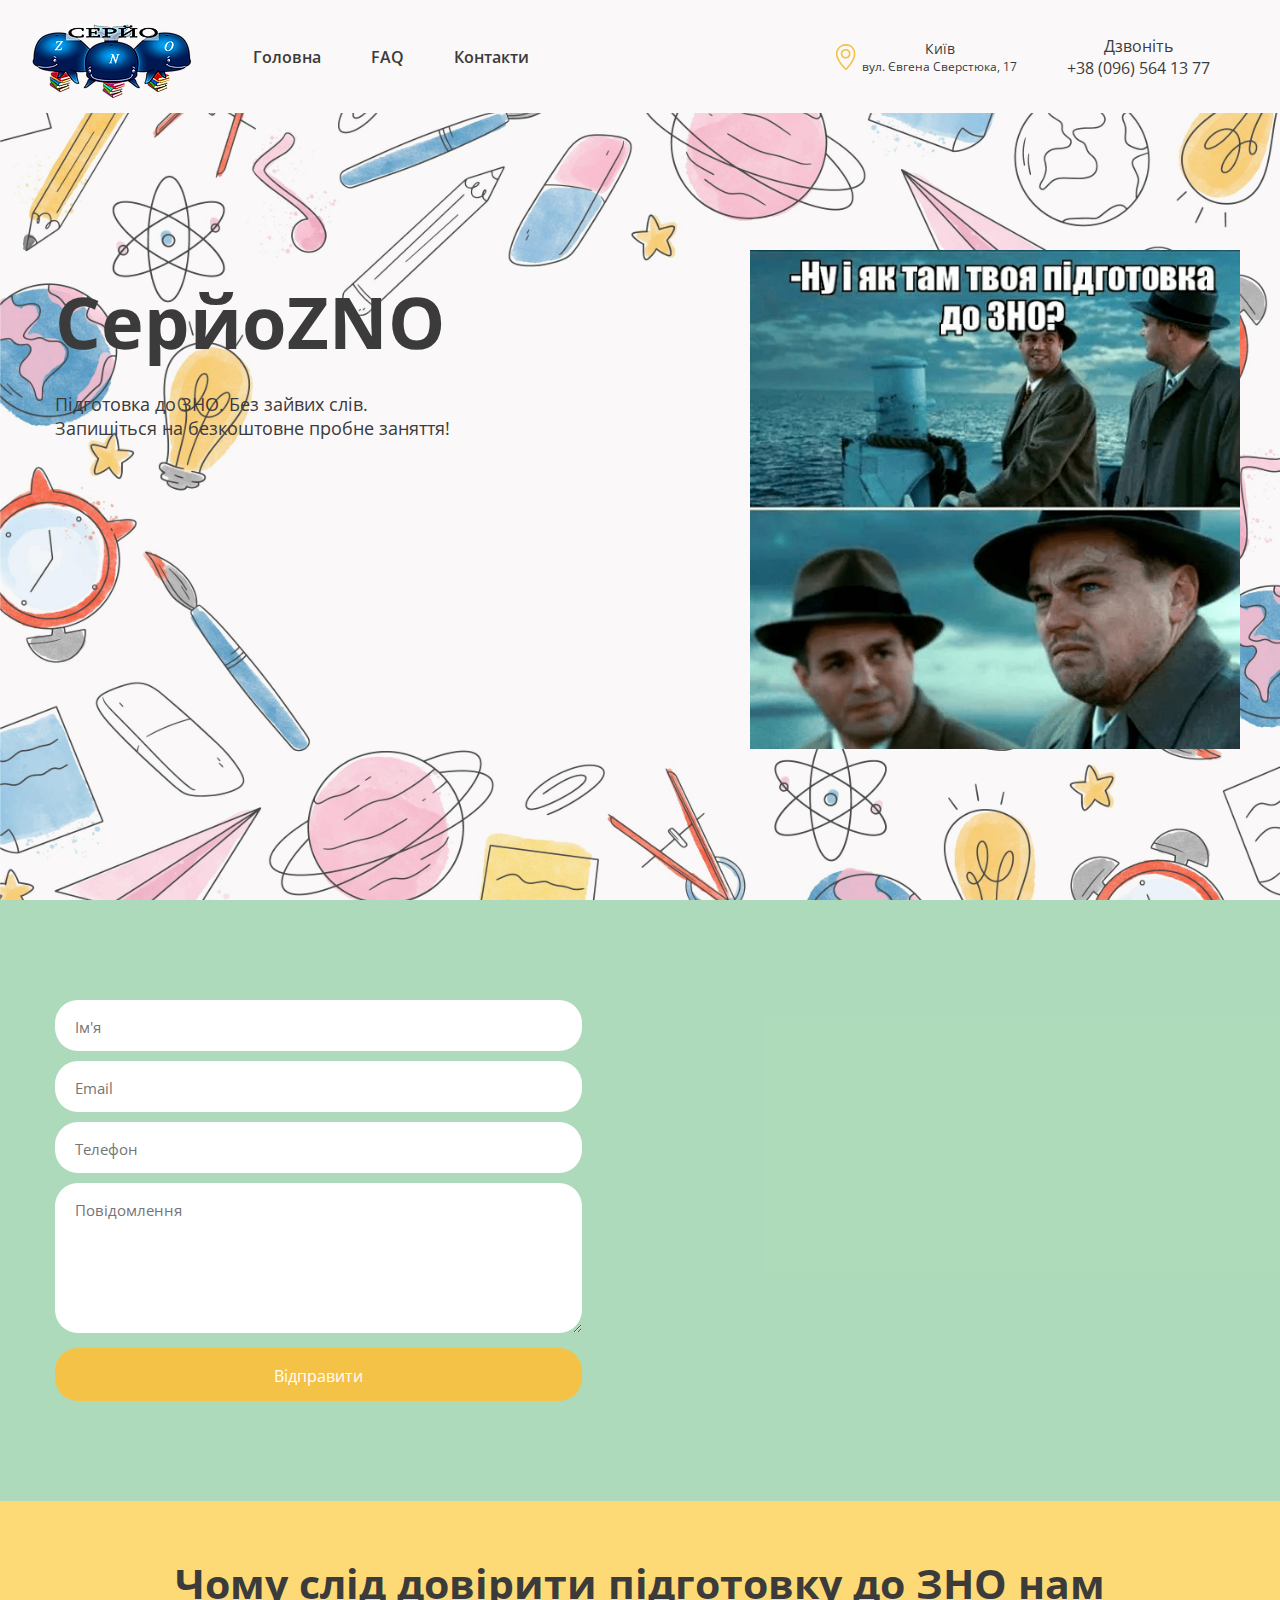
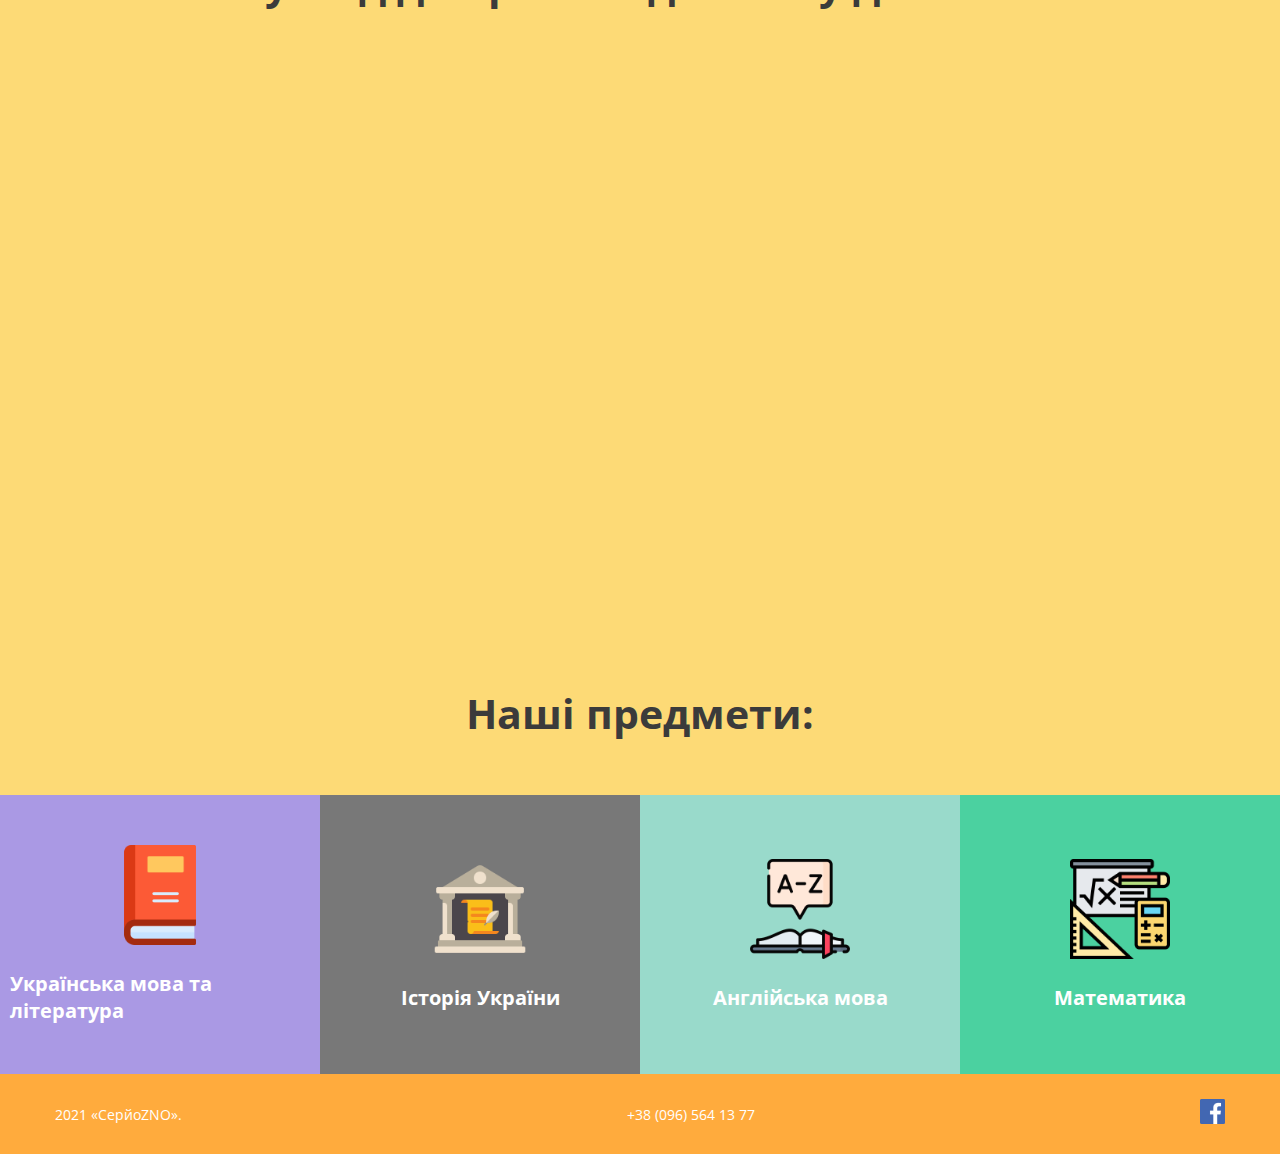
<file: index.html>
<!DOCTYPE html>
<html lang="en">

<head>
  <meta charset="UTF-8" />
  <meta http-equiv="X-UA-Compatible" content="IE=edge" />
  <meta name="Description" content="Центр підготовки до ЗНО. Запишіться на безкоштовне пробне заняття! ">

  <meta name="viewport" content="width=device-width, initial-scale=1.0, minimum-scale=1.0, maximum-scale=1.0" />
  <link rel="stylesheet" href="style/fontawesome.min.css" />
  <link rel="stylesheet" href="style/solid.css" />
  <link rel="stylesheet" href="style/style.css" />
  <link rel="preconnect" href="https://fonts.googleapis.com" />
  <link rel="preconnect" href="https://fonts.gstatic.com" crossorigin />
  <link href="https://fonts.googleapis.com/css2?family=Open+Sans:wght@400;600;700&display=swap" rel="stylesheet" />
  <title>СерйоZNO | Підготовка до ЗНО. Без зайвих слів.</title>
</head>

<body>
  <header class="header">
    <div class="header__wrapper">
      <div class="header__first">
        <a href="/" class="header__logo">
          <img src="images/logo.png" alt="logo" class="logo" />
        </a>
        <nav class="nav">
          <ul class="nav__links" id="myTopnav">
            <li><a href="/" class="nav__link">Головна</a></li>
            <li>
              <!-- <a href="/" class="nav__link">Електронний кабінет</a> -->
            </li>
            <li><a href="/faq" class="nav__link">FAQ</a></li>
            <li><a href="/contacts" class="nav__link">Контакти</a></li>
            <!-- <li><a href="/tests" class="nav__link">Тести</a></li> -->
          </ul>

          <div class="hamburger-menu">
            <input id="menu__toggle" type="checkbox" />
            <label class="menu__btn" for="menu__toggle">
              <span></span>
            </label>

            <ul class="menu__box">
              <!-- <li>
                <a class="menu__item" href="/">Електронний кабінет</a>
              </li> -->
              <!-- <li><a class="menu__item" href="/faq">FAQ</a></li> -->
              <li>
                <a class="menu__item" href="/faq">FAQ</a>
              </li>
              <li><a class="menu__item" href="/contacts">Контакти</a></li>
              <!-- <li><a class="menu__item" href="/tests">Тести</a></li> -->
              <li class="menu__loc">
                <p>Київ</p>
                вул. Євгена Сверстюка, 17
              </li>
              <li class="menu__tel">
                <p>Дзвоніть</p>
                <a href="tel:+380965641377">+38 (096) 564 13 77</a>
              </li>
            </ul>
          </div>


        </nav>
      </div>

      <div class="header__info">
        <div class="header__loc">
          <p>Київ</p>
          вул. Євгена Сверстюка, 17
        </div>
        <div class="header__tel">
          <p>Дзвоніть</p>
          <a href="tel:+380965641377">+38 (096) 564 13 77</a>
        </div>
      </div>
    </div>
  </header>

  <a class="back_to_top" title="Наверх">
    <img src="images/arrow-up.png" alt="up">
  </a>

  <section class="intro" id="intro">
    <div class="container">
      <div class="intro__wrapper">
        <div class="intro__first">
          <h1 class="intro__title _animation hide_anim">СерйоZNO</h1>
          <p class="_animation">
            Підготовка до ЗНО. Без зайвих слів. <br />
            Запишіться на безкоштовне пробне заняття!
          </p>
        </div>
        <div class="intro__second">
          <div class="intro__logo">
            <img src="images/intro-logo.png" alt="intro" class="intro_logo" />
          </div>
        </div>
      </div>
    </div>
  </section>

  <section class="contacts">
    <div class="container">
      <div class="contacts__wrapper">
        <div class="contacts__first">
          <form action="/" class="main__form" id="myForm">
            <input type="text" placeholder="Ім'я" class="form__text" name="name" id="form__name" />
            <input type="text" placeholder="Email" class="form__text" name="email" id="form__mail" />
            <input type="text" placeholder="Телефон" class="form__text" name="phone" id="form__phone" />
            <textarea name="message" id="form__area" placeholder="Повідомлення" name='text'
              class="form__area"></textarea>
            <button class="contacts__submit" type="submit">Відправити</button>
          </form>
        </div>

        <div class="contacts__second">
          <div class="contacts__title _animation">
            Задайте запитання або <br />
            запишіться на пробне заняття
          </div>
        </div>
      </div>
    </div>
  </section>

  <section class="services">
    <div class="container">
      <h2 class="services__title">
        Чому слід довірити підготовку до ЗНО нам
      </h2>
      <div class="services__wrapper">
        <div class="services__item__col">
          <div class="services__item__body _animation hide_anim" id="services1">
            <div class="services__item__header">
              <p>Досвідчена команда викладачів</p>
              <img src="images/services1.svg" alt="teacher" />
            </div>
            <div class="services__item__text">
              Кожен з наших викладачів має мінімум 4 роки досвіду підготовки
              до ЗНО. Результат останнього ЗНО складає 195+ Викладачі формують
              програму підготовки індивідуально під кожну групу згідно з
              програмою ЗНО 2021-2022 років.
            </div>
          </div>
        </div>
        <!--servies__col-->
        <div class="services__item__col">
          <div class="services__item__body _animation hide_anim" id="services2">
            <div class="services__item__header">
              <p>Сучасна комп'ютеризована підготовка</p>
              <img src="images/services2.svg" alt="teacher" />
            </div>
            <div class="services__item__text">
              Кожен учень отримає доступ до електронної бази знань аудіо- та
              відеоматеріалів, для максимально швидкого та ефективного
              навчання. Також у електронному кабінеті студент та його батьки
              можуть стежити за відвідуванням та успішністю.
            </div>
          </div>
        </div>
        <!--servies__col-->
        <div class="services__item__col">
          <div class="services__item__body _animation hide_anim" id="services3">
            <div class="services__item__header">
              <p>Зручне розташування</p>
              <img src="images/services3.png" alt="teacher" />
            </div>
            <div class="services__item__text">
              5 хвилин пішки від метро Лівобережна. Зручна транспортна
              розв'язка та освітлена дорога.
            </div>
          </div>
        </div>
        <!--servies__col-->
        <div class="services__item__col">
          <div class="services__item__body _animation hide_anim" id="services4">
            <div class="services__item__header">
              <p>Доступні ціни</p>
              <img src="images/services4.png" id="services_img4" alt="teacher" />
            </div>
            <div class="services__item__text">
              Ви витрачаєте гроші на Ваші знання, а не на наш маркетинг.
              Завдяки цьому та гнучкій системі знижок формується мінімальна
              ціна заняття.
            </div>
          </div>
        </div>
        <!--servies__col-->
      </div>
      <h2 class="services__title">Наші предмети:</h2>
    </div>
  </section>

  <section class="subjects">
    <div class="subjects__wrapper">
      <div class="subject" id="sebject1">
        <img src="images/book.png" alt="book" />
        <p>Українська мова та література</p>
      </div>
      <div class="subject" id="sebject2">
        <img src="images/museum.png" alt="book" />
        <p>Історія України</p>
      </div>
      <div class="subject" id="sebject3">
        <img src="images/dictionary.png" alt="book" />
        <p>Англійська мова</p>
      </div>
      <div class="subject" id="sebject4">
        <img src="images/calculating.png" alt="book" />
        <p>Математика</p>
      </div>
    </div>
  </section>

  <footer class="footer">
    <div class="container">
      <div class="footer__wrapper">
        <div class="footer__text">2021 «СерйоZNO».</div>
        <a href="tel:+380965641377" class="footer__tel">+38 (096) 564 13 77</a>
        <a href="https://www.facebook.com/events/1743410185963556" class="footer__link"><img src="images/facebook.png"
            alt="" /></a>
      </div>
    </div>
  </footer>

  <script src="https://ajax.googleapis.com/ajax/libs/jquery/3.6.0/jquery.min.js"></script>
  <script src="App/app.js"></script>
</body>

</html>
</file>
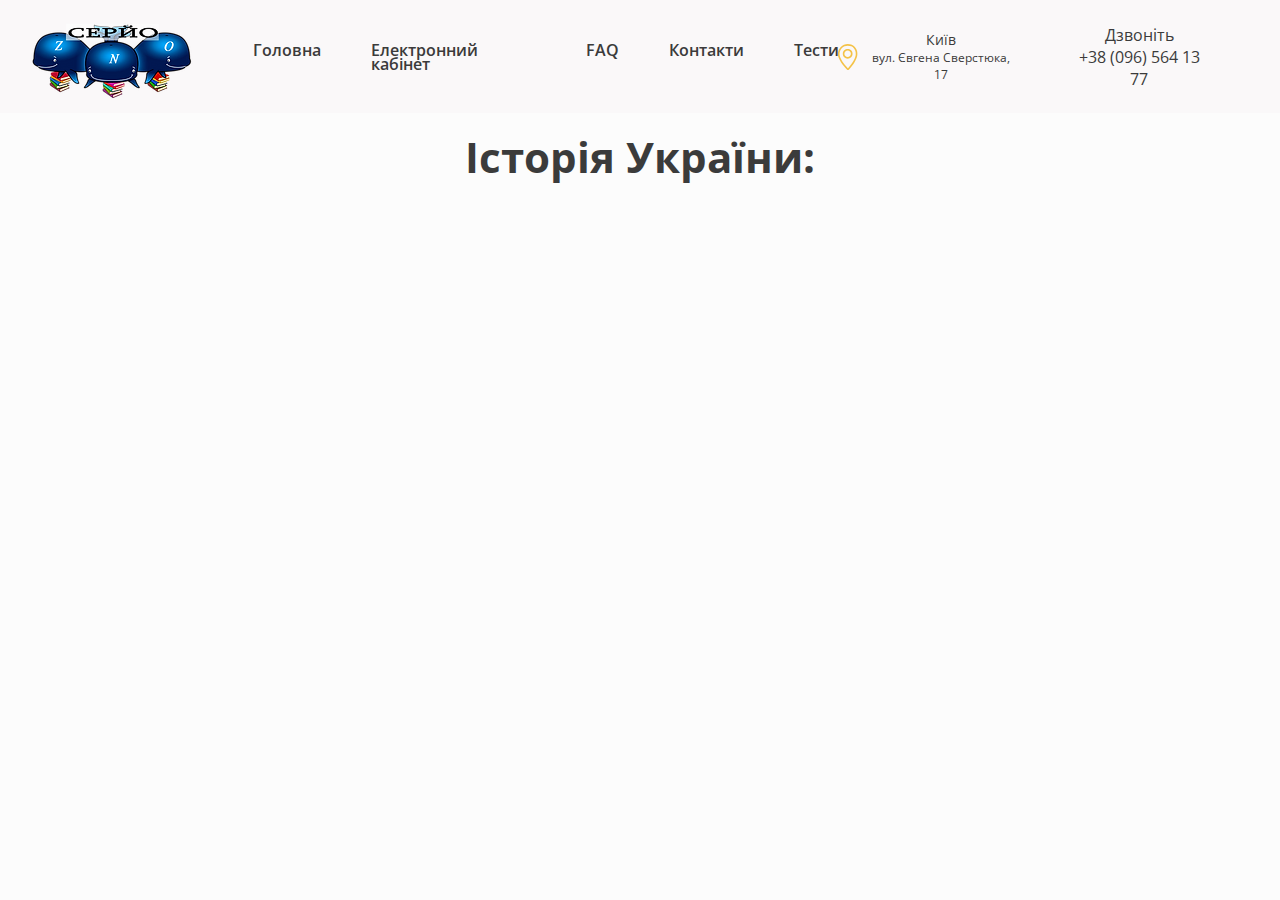
<file: 1.html>
<!DOCTYPE html>
<html lang="en">

<head>
  <meta charset="UTF-8" />
  <meta http-equiv="X-UA-Compatible" content="IE=edge" />
  <meta name="Description" content="Центр підготовки до ЗНО. Запишіться на безкоштовне пробне заняття! ">

  <meta name="viewport" content="width=device-width, initial-scale=1.0, minimum-scale=1.0, maximum-scale=1.0" />
  <link rel="stylesheet" href="style/fontawesome.min.css" />
  <link rel="stylesheet" href="style/solid.css" />
  <link rel="stylesheet" href="style/style.css" />
  <link rel="preconnect" href="https://fonts.googleapis.com" />
  <link rel="preconnect" href="https://fonts.gstatic.com" crossorigin />
  <link href="https://fonts.googleapis.com/css2?family=Open+Sans:wght@400;600;700&display=swap" rel="stylesheet" />
  <title>СерйоZNO | Тест</title>
</head>

<body>
  <header class="header">
    <div class="header__wrapper">
      <div class="header__first">
        <a href="/" class="header__logo">
          <img src="images/logo.png" alt="logo" class="logo" />
        </a>
        <nav class="nav">
          <ul class="nav__links" id="myTopnav">
            <li><a href="/" class="nav__link">Головна</a></li>
            <li>
              <a href="/" class="nav__link">Електронний кабінет</a>
            </li>
            <li><a href="/faq" class="nav__link">FAQ</a></li>
            <li><a href="/contacts" class="nav__link">Контакти</a></li>
            <li><a href="/tests" class="nav__link">Тести</a></li>
          </ul>

          <div class="hamburger-menu">
            <input id="menu__toggle" type="checkbox" />
            <label class="menu__btn" for="menu__toggle">
              <span></span>
            </label>

            <ul class="menu__box">
              <li>
                <a class="menu__item" href="/">Електронний кабінет</a>
              </li>
              <!-- <li><a class="menu__item" href="/faq">FAQ</a></li> -->
              <li>
                <a class="menu__item" href="/fa1">FAQ</a>
              </li>
              <li><a class="menu__item" href="/contacts">Контакти</a></li>
              <li><a class="menu__item" href="/tests">Тести</a></li>
              <li class="menu__loc">
                <p>Київ</p>
                вул. Євгена Сверстюка, 17
              </li>
              <li class="menu__tel">
                <p>Дзвоніть</p>
                <a href="tel:+380965641377">+38 (096) 564 13 77</a>
              </li>
            </ul>
          </div>


        </nav>
      </div>

      <div class="header__info">
        <div class="header__loc">
          <p>Київ</p>
          вул. Євгена Сверстюка, 17
        </div>
        <div class="header__tel">
          <p>Дзвоніть</p>
          <a href="tel:+380965641377">+38 (096) 564 13 77</a>
        </div>
      </div>
    </div>
  </header>

  <a class="back_to_top" title="Наверх">
    <img src="images/arrow-up.png" alt="up">
  </a>

  <section class="tests">
    <div class="container">
      <h1 class="section__title">Історія України:</h1>
      <div class="test__wrapper" id="test__wrapper"></div>
    </div>
  </section>

  <script src="https://ajax.googleapis.com/ajax/libs/jquery/3.6.0/jquery.min.js"></script>
  <script src="App/test.js"></script>
</body>

</html>
</file>
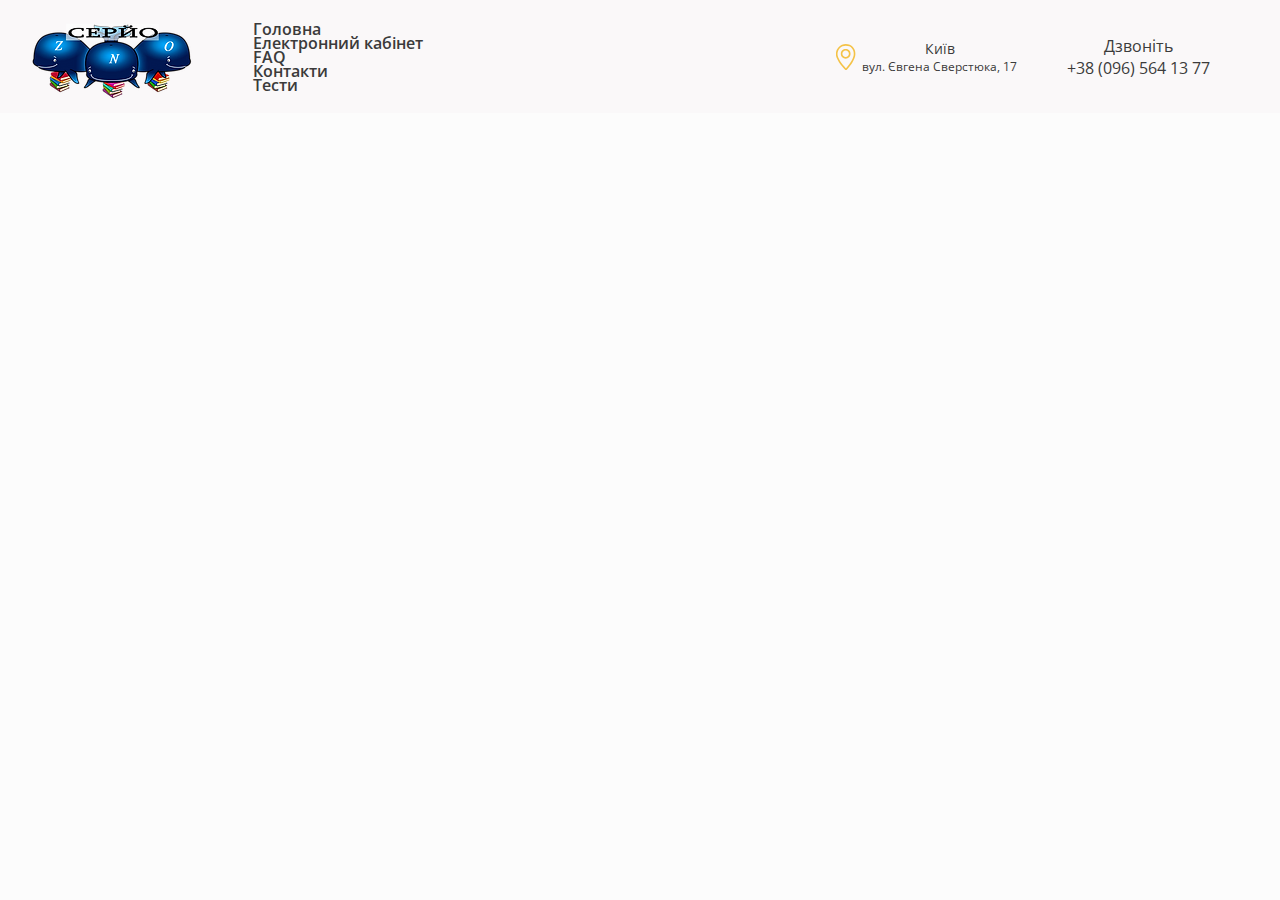
<file: 2.html>
<!DOCTYPE html>
<html lang="en">
  <head>
    <meta charset="UTF-8" />
    <meta http-equiv="X-UA-Compatible" content="IE=edge" />
    <meta
      name="viewport"
      content="width=device-width, initial-scale=1.0, minimum-scale=1.0, maximum-scale=1.0"
    />
    <link rel="stylesheet" href="style/fontawesome.min.css" />
    <link rel="stylesheet" href="style/solid.css" />
    <link rel="stylesheet" href="style/style.css" />
    <link rel="preconnect" href="https://fonts.googleapis.com" />
    <link rel="preconnect" href="https://fonts.gstatic.com" crossorigin />
    <link
      href="https://fonts.googleapis.com/css2?family=Open+Sans:wght@400;600;700&display=swap"
      rel="stylesheet"
    />
    <title>ZNO</title>
  </head>
  <body>
    <header class="header">
      <div class="header__wrapper">
        <div class="header__first">
          <div class="header__logo">
            <img src="images/logo.png" alt="logo" class="logo" />
          </div>
          <nav class="nav">
            <ul class="nav__list">
              <li><a href="#intro" class="nav__link">Головна</a></li>
              <li>
                <a href="#services" class="nav__link">Електронний кабінет</a>
              </li>
              <li><a href="#advantages" class="nav__link">FAQ</a></li>
              <li><a href="#prices" class="nav__link">Контакти</a></li>
              <li><a href="/tests" class="nav__link">Тести</a></li>
            </ul>
          </nav>
        </div>

        <div class="header__info">
          <div class="header__loc">
            <p>Київ</p>
            вул. Євгена Сверстюка, 17
          </div>
          <div class="header__tel">
            <p>Дзвоніть</p>
            <a href="tel:+380965641377">+38 (096) 564 13 77</a>
          </div>
        </div>
      </div>
    </header>

    <section class="test">
      <div class="container">
        <h1 class="section__title">Тести:</h1>
        <div class="tests__wrapper" id="tests__wrapper"></div>
      </div>
    </section>

    <script src="https://ajax.googleapis.com/ajax/libs/jquery/3.6.0/jquery.min.js"></script>
    <script src="App/app.js"></script>
  </body>
</html>
</file>
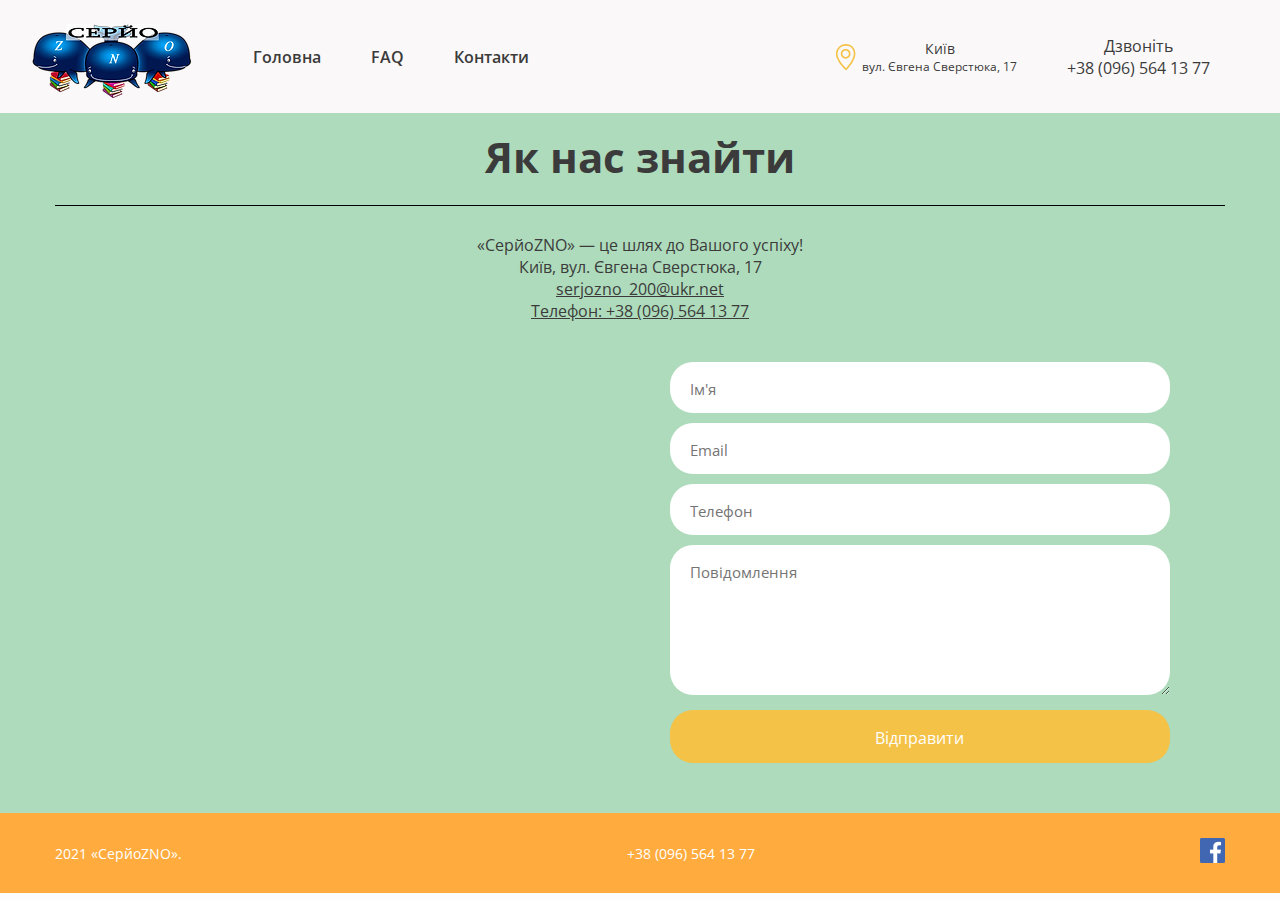
<file: contacts.html>
<!DOCTYPE html>
<html lang="en">

<head>
  <meta charset="UTF-8" />
  <meta http-equiv="X-UA-Compatible" content="IE=edge" />
  <meta name="Description" content="Центр підготовки до ЗНО. Запишіться на безкоштовне пробне заняття! ">

  <meta name="viewport" content="width=device-width, initial-scale=1.0, minimum-scale=1.0, maximum-scale=1.0" />
  <link rel="stylesheet" href="style/fontawesome.min.css" />
  <link rel="stylesheet" href="style/solid.css" />
  <link rel="stylesheet" href="style/style.css" />
  <link rel="preconnect" href="https://fonts.googleapis.com" />
  <link rel="preconnect" href="https://fonts.gstatic.com" crossorigin />
  <link href="https://fonts.googleapis.com/css2?family=Open+Sans:wght@400;600;700&display=swap" rel="stylesheet" />
  <title>СерйоZNO | Контакти</title>
</head>

<body>
  <header class="header">
    <div class="header__wrapper">
      <div class="header__first">
        <a href="/" class="header__logo">
          <img src="images/logo.png" alt="logo" class="logo" />
        </a>
        <nav class="nav">
          <ul class="nav__links" id="myTopnav">
            <li><a href="/" class="nav__link">Головна</a></li>
            <li>
              <!-- <a href="/" class="nav__link">Електронний кабінет</a> -->
            </li>
            <li><a href="/faq" class="nav__link">FAQ</a></li>
            <li><a href="/contacts" class="nav__link">Контакти</a></li>
            <!-- <li><a href="/tests" class="nav__link">Тести</a></li> -->
          </ul>

          <div class="hamburger-menu">
            <input id="menu__toggle" type="checkbox" />
            <label class="menu__btn" for="menu__toggle">
              <span></span>
            </label>

            <ul class="menu__box">
              <!-- <li>
                  <a class="menu__item" href="/">Електронний кабінет</a>
                </li> -->
              <!-- <li><a class="menu__item" href="/faq">FAQ</a></li> -->
              <li>
                <a class="menu__item" href="/faq">FAQ</a>
              </li>
              <li><a class="menu__item" href="/contacts">Контакти</a></li>
              <!-- <li><a class="menu__item" href="/tests">Тести</a></li> -->
              <li class="menu__loc">
                <p>Київ</p>
                вул. Євгена Сверстюка, 17
              </li>
              <li class="menu__tel">
                <p>Дзвоніть</p>
                <a href="tel:+380965641377">+38 (096) 564 13 77</a>
              </li>
            </ul>
          </div>


        </nav>
      </div>

      <div class="header__info">
        <div class="header__loc">
          <p>Київ</p>
          вул. Євгена Сверстюка, 17
        </div>
        <div class="header__tel">
          <p>Дзвоніть</p>
          <a href="tel:+380965641377">+38 (096) 564 13 77</a>
        </div>
      </div>
    </div>
  </header>

  <a class="back_to_top" title="Наверх">
    <img src="images/arrow-up.png" alt="up">
  </a>

  <section class="location">
    <div class="container">
      <h1 class="faq__title">
        Як нас знайти
      </h1>
      <div class="location__info">
        <div class="location__info__text">«СерйоZNO»​ — це шлях до Вашого успіху!</div>
        <div class="location__loc">Київ, вул. Євгена Сверстюка, 17</div>
        <a href="mailto:serjozno_200@ukr.net" class="location__mail">serjozno_200@ukr.net</a>
        <a href="tel:+380965641377" class="location__tel">Телефон: +38 (096) 564 13 77</a>
      </div>
      <div class="location__wrapper">

        <div class="location__first">
          <iframe
            src="https://www.google.com/maps/embed?pb=!1m18!1m12!1m3!1d2540.5932173215447!2d30.60014161550227!3d50.448677195373996!2m3!1f0!2f0!3f0!3m2!1i1024!2i768!4f13.1!3m3!1m2!1s0x40d4cff16eb1d041%3A0x9644a348cd2c8c93!2sUkrstal%CA%B9resurs!5e0!3m2!1sru!2sua!4v1638280815155!5m2!1sru!2sua"
            style="border:0;" allowfullscreen="" loading="lazy"></iframe>
        </div>

        <div class="location__second">
          <form action="/" class="main__form" id="myForm">
            <input type="text" placeholder="Ім'я" class="form__text" name="name" id="form__name" />
            <input type="text" placeholder="Email" class="form__text" name="email" id="form__mail" />
            <input type="text" placeholder="Телефон" class="form__text" name="phone" id="form__phone" />
            <textarea name="message" id="form__area" placeholder="Повідомлення" name='text'
              class="form__area"></textarea>
            <button class="contacts__submit" type="submit">Відправити</button>
          </form>
        </div>



      </div>
    </div>
  </section>

  <footer class="footer">
    <div class="container">
      <div class="footer__wrapper">
        <div class="footer__text">2021 «СерйоZNO».</div>
        <a href="tel:+380965641377" class="footer__tel">+38 (096) 564 13 77</a>
        <a href="https://www.facebook.com/events/1743410185963556" class="footer__link"><img src="images/facebook.png"
            alt="" /></a>
      </div>
    </div>
  </footer>
  <script src="https://ajax.googleapis.com/ajax/libs/jquery/3.6.0/jquery.min.js"></script>
  <script src="App/app.js"></script>
</body>

</html>
</file>
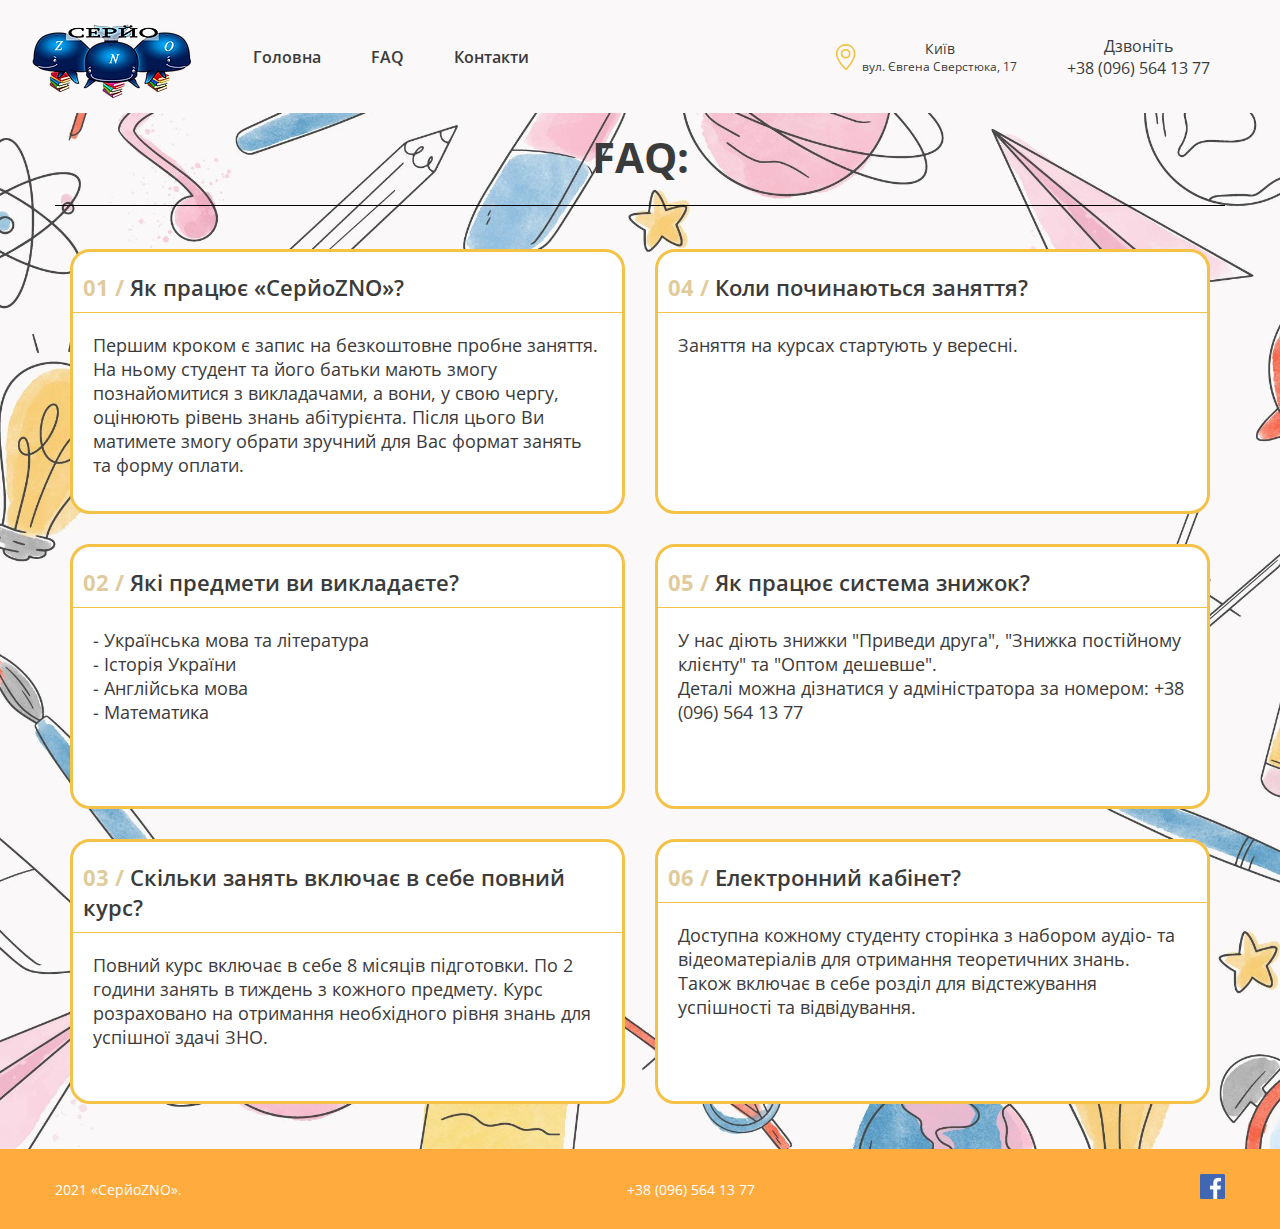
<file: faq.html>
<!DOCTYPE html>
<html lang="en">

<head>
  <meta charset="UTF-8" />
  <meta http-equiv="X-UA-Compatible" content="IE=edge" />
  <meta name="Description" content="Центр підготовки до ЗНО. Запишіться на безкоштовне пробне заняття! ">

  <meta name="viewport" content="width=device-width, initial-scale=1.0, minimum-scale=1.0, maximum-scale=1.0" />
  <link rel="stylesheet" href="style/fontawesome.min.css" />
  <link rel="stylesheet" href="style/solid.css" />
  <link rel="stylesheet" href="style/style.css" />
  <link rel="preconnect" href="https://fonts.googleapis.com" />
  <link rel="preconnect" href="https://fonts.gstatic.com" crossorigin />
  <link href="https://fonts.googleapis.com/css2?family=Open+Sans:wght@400;600;700&display=swap" rel="stylesheet" />
  <title>СерйоZNO | FAQ</title>
</head>

<body>
  <header class="header">
    <div class="header__wrapper">
      <div class="header__first">
        <a href="/" class="header__logo">
          <img src="images/logo.png" alt="logo" class="logo" />
        </a>
        <nav class="nav">
          <ul class="nav__links" id="myTopnav">
            <li><a href="/" class="nav__link">Головна</a></li>
            <li>
              <!-- <a href="/" class="nav__link">Електронний кабінет</a> -->
            </li>
            <li><a href="/faq" class="nav__link">FAQ</a></li>
            <li><a href="/contacts" class="nav__link">Контакти</a></li>
            <!-- <li><a href="/tests" class="nav__link">Тести</a></li> -->
          </ul>

          <div class="hamburger-menu">
            <input id="menu__toggle" type="checkbox" />
            <label class="menu__btn" for="menu__toggle">
              <span></span>
            </label>

            <ul class="menu__box">
              <!-- <li>
                  <a class="menu__item" href="/">Електронний кабінет</a>
                </li> -->
              <!-- <li><a class="menu__item" href="/faq">FAQ</a></li> -->
              <li>
                <a class="menu__item" href="/faq">FAQ</a>
              </li>
              <li><a class="menu__item" href="/contacts">Контакти</a></li>
              <!-- <li><a class="menu__item" href="/tests">Тести</a></li> -->
              <li class="menu__loc">
                <p>Київ</p>
                вул. Євгена Сверстюка, 17
              </li>
              <li class="menu__tel">
                <p>Дзвоніть</p>
                <a href="tel:+380965641377">+38 (096) 564 13 77</a>
              </li>
            </ul>
          </div>


        </nav>
      </div>

      <div class="header__info">
        <div class="header__loc">
          <p>Київ</p>
          вул. Євгена Сверстюка, 17
        </div>
        <div class="header__tel">
          <p>Дзвоніть</p>
          <a href="tel:+380965641377">+38 (096) 564 13 77</a>
        </div>
      </div>
    </div>
  </header>

  <a class="back_to_top" title="Наверх">
    <img src="images/arrow-up.png" alt="up">
  </a>

  <section class="faq">
    <div class="container">
      <h1 class="faq__title">FAQ:</h1>
      <div class="faq__wrapper">
        <div class="faq__item__col">
          <div class="faq__item__body">
            <div class="faq__item__title">
              <span>01 / </span> Як працює «СерйоZNO»?
            </div>
            <div class="faq__item__text">
              Першим кроком є запис на безкоштовне пробне заняття. На ньому студент та його батьки мають змогу
              познайомитися з
              викладачами, а вони, у свою чергу, оцінюють рівень знань абітурієнта.
              Після цього Ви матимете змогу обрати зручний для Вас формат занять та форму оплати.
            </div>
          </div>
        </div>
        <!--col-->
        <div class="faq__item__col">
          <div class="faq__item__body">
            <div class="faq__item__title">
              <span>04 / </span>Коли починаються заняття?
            </div>
            <div class="faq__item__text">
              Заняття на курсах стартують у вересні.
            </div>
          </div>
        </div>
        <!--col-->
        <div class="faq__item__col">
          <div class="faq__item__body">
            <div class="faq__item__title">
              <span>02 / </span>Які предмети ви викладаєте?
            </div>
            <div class="faq__item__text">
              - Українська мова та література
              <br>
              - Історія України
              <br>
              - Англійська мова
              <br>
              - Математика
            </div>
          </div>
        </div>
        <!--col-->
        <div class="faq__item__col">
          <div class="faq__item__body">
            <div class="faq__item__title">
              <span>05 / </span>Як працює система знижок?
            </div>
            <div class="faq__item__text">
              У нас діють знижки "Приведи друга", "Знижка постійному клієнту" та "Оптом дешевше".
              <br>
              Деталі можна дізнатися у адміністратора за номером:
              +38 (096) 564 13 77
            </div>
          </div>
        </div>
        <!--col-->
        <div class="faq__item__col">
          <div class="faq__item__body">
            <div class="faq__item__title">
              <span>03 / </span>Скільки занять включає в себе повний курс?
            </div>
            <div class="faq__item__text">
              Повний курс включає в себе 8 місяців підготовки. По 2 години занять в тиждень з кожного предмету.
              Курс розраховано на отримання необхідного рівня знань для успішної здачі ЗНО.
            </div>
          </div>
        </div>
        <!--col-->
        <div class="faq__item__col">
          <div class="faq__item__body">
            <div class="faq__item__title">
              <span>06 / </span>Електронний кабінет?
            </div>
            <div class="faq__item__text">
              Доступна кожному студенту сторінка з набором аудіо- та відеоматеріалів для отримання теоретичних знань.
              Також включає в себе розділ для відстежування успішності та відвідування.
            </div>
          </div>
        </div>
        <!--col-->

      </div>
    </div>
  </section>

  <footer class="footer">
    <div class="container">
      <div class="footer__wrapper">
        <div class="footer__text">2021 «СерйоZNO».</div>
        <a href="tel:+380965641377" class="footer__tel">+38 (096) 564 13 77</a>
        <a href="https://www.facebook.com/events/1743410185963556" class="footer__link"><img src="images/facebook.png"
            alt="" /></a>
      </div>
    </div>
  </footer>

  <script src="https://ajax.googleapis.com/ajax/libs/jquery/3.6.0/jquery.min.js"></script>
  <script src="App/app.js"></script>
</body>

</html>
</file>
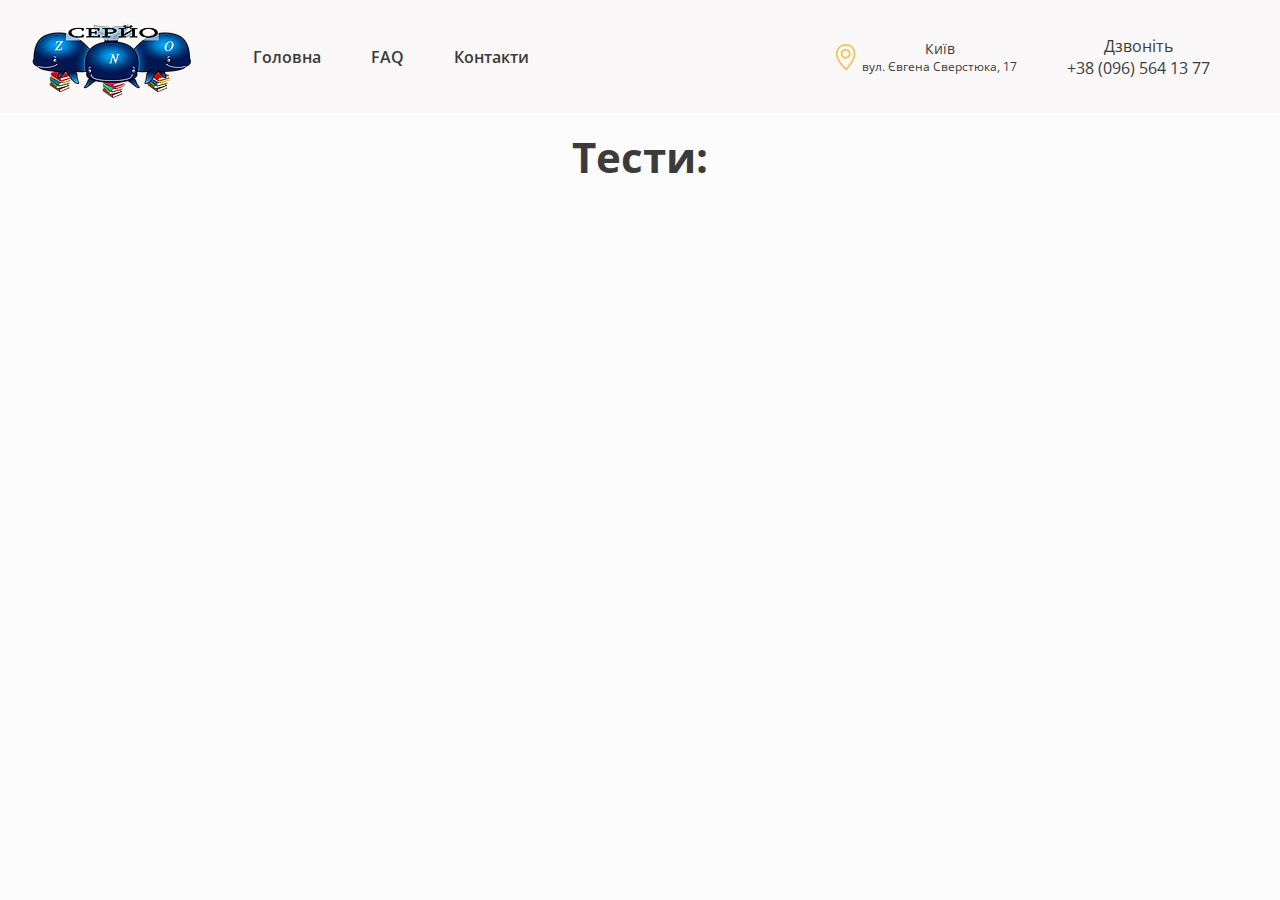
<file: tests.html>
<!DOCTYPE html>
<html lang="en">

<head>
  <meta charset="UTF-8" />
  <meta http-equiv="X-UA-Compatible" content="IE=edge" />
  <meta name="Description" content="Центр підготовки до ЗНО. Запишіться на безкоштовне пробне заняття! ">

  <meta name="viewport" content="width=device-width, initial-scale=1.0, minimum-scale=1.0, maximum-scale=1.0" />
  <link rel="stylesheet" href="style/fontawesome.min.css" />
  <link rel="stylesheet" href="style/solid.css" />
  <link rel="stylesheet" href="style/style.css" />
  <link rel="preconnect" href="https://fonts.googleapis.com" />
  <link rel="preconnect" href="https://fonts.gstatic.com" crossorigin />
  <link href="https://fonts.googleapis.com/css2?family=Open+Sans:wght@400;600;700&display=swap" rel="stylesheet" />
  <title>СерйоZNO | Тести</title>
</head>

<body>
  <header class="header">
    <div class="header__wrapper">
      <div class="header__first">
        <a href="/" class="header__logo">
          <img src="images/logo.png" alt="logo" class="logo" />
        </a>
        <nav class="nav">
          <ul class="nav__links" id="myTopnav">
            <li><a href="/" class="nav__link">Головна</a></li>
            <li>
              <!-- <a href="/" class="nav__link">Електронний кабінет</a> -->
            </li>
            <li><a href="/faq" class="nav__link">FAQ</a></li>
            <li><a href="/contacts" class="nav__link">Контакти</a></li>
            <!-- <li><a href="/tests" class="nav__link">Тести</a></li> -->
          </ul>

          <div class="hamburger-menu">
            <input id="menu__toggle" type="checkbox" />
            <label class="menu__btn" for="menu__toggle">
              <span></span>
            </label>

            <ul class="menu__box">
              <!-- <li>
                  <a class="menu__item" href="/">Електронний кабінет</a>
                </li> -->
              <!-- <li><a class="menu__item" href="/faq">FAQ</a></li> -->
              <li>
                <a class="menu__item" href="/faq">FAQ</a>
              </li>
              <li><a class="menu__item" href="/contacts">Контакти</a></li>
              <!-- <li><a class="menu__item" href="/tests">Тести</a></li> -->
              <li class="menu__loc">
                <p>Київ</p>
                вул. Євгена Сверстюка, 17
              </li>
              <li class="menu__tel">
                <p>Дзвоніть</p>
                <a href="tel:+380965641377">+38 (096) 564 13 77</a>
              </li>
            </ul>
          </div>


        </nav>
      </div>

      <div class="header__info">
        <div class="header__loc">
          <p>Київ</p>
          вул. Євгена Сверстюка, 17
        </div>
        <div class="header__tel">
          <p>Дзвоніть</p>
          <a href="tel:+380965641377">+38 (096) 564 13 77</a>
        </div>
      </div>
    </div>
  </header>

  <a class="back_to_top" title="Наверх">
    <img src="images/arrow-up.png" alt="up">
  </a>

  <section class="tests">
    <div class="container">
      <h1 class="section__title">Тести:</h1>
      <div class="tests__wrapper" id="tests__wrapper"></div>
    </div>
  </section>

  <script src="https://ajax.googleapis.com/ajax/libs/jquery/3.6.0/jquery.min.js"></script>
  <script src="App/app.js"></script>
</body>

</html>
</file>
<file: style/style.css>
*,
*::before,
*::after {
  box-sizing: border-box;
}

body {
  margin: 0;
  font-family: "Open Sans", sans-serif;
  font-size: 16px;
  background: #e5e5e51a;
  color: #3b3b3b;
}

body.no-scroll {
  overflow: hidden;
}

.container {
  width: 100%;
  max-width: 1200px;
  padding: 0 15px;
  margin: 0 auto;
  overflow: hidden;
}

button {
  cursor: pointer;
}
p {
  padding: 0;
  margin: 0;
}
ul {
  margin: 0;
  padding: 0;
}

li {
  list-style-type: none;
}

a {
  display: block;
  text-decoration: none;
}

.back_to_top {
  position: fixed;
  bottom: 80px;
  right: 40px;
  z-index: 9999;
  width: 60px;
  height: 60px;
  text-align: center;
  background: #fff;
  color: #444;
  cursor: pointer;
  display: none;
  border-radius: 50%;
  padding: 15px;
}
.back_to_top img{
  display: block;
  width: 32px;
  height: 40px;
}
.back_to_top:hover {
  background: #e9ebec;
}

.back_to_top-show {
  display: flex;
  justify-content: center;
  align-items: center;
}


/*------------Header-------------*/

.header {
  width: 100%;
  position: fixed;
  background: #faf8f9;
  top: 0;
  left: 0;
  padding: 10px 0;
  z-index: 1000;
}

.header__wrapper {
  display: flex;
  justify-content: space-between;
  align-items: center;
  padding: 0 20px;
}

.nav__links {
  display: flex;
}

.nav__link {
  padding: 0 25px;
  font-size: 16px;
  line-height: 14px;
  font-weight: 600;
  color: #3b3b3b;
  transition: all 0.3s linear;
}
.hamburger-menu {
    display: none;
    position: relative;
}

#menu__toggle {
    opacity: 0;
}

#menu__toggle:checked ~ .menu__btn > span {
    transform: rotate(45deg);
}

#menu__toggle:checked ~ .menu__btn > span::before {
    top: 0;
    transform: rotate(0);
}

#menu__toggle:checked ~ .menu__btn > span::after {
    top: 0;
    transform: rotate(90deg);
}

#menu__toggle:checked ~ .menu__box {
    visibility: visible;
    left: 0;
}

.menu__btn {
    display: flex;
    align-items: center;
    position: fixed;
    top: 5%;
    right: 5%;
    width: 26px;
    height: 26px;
    cursor: pointer;
    z-index: 1000;
}

.menu__btn > span,
.menu__btn > span::before,
.menu__btn > span::after {
    display: block;
    position: absolute;
    width: 100%;
    height: 2px;
    background-color: #000;
    transition-duration: 0.25s;
}

.menu__btn > span::before {
    content: "";
    top: -8px;
}

.menu__btn > span::after {
    content: "";
    top: 8px;
}

.menu__box {
    display: block;
    position: fixed;
    visibility: hidden;
    top: 0;
    left: -100%;
    width: 100%;
    height: auto;
    margin: 0;
    padding: 40px 0 10px 0;
    list-style: none;
    background-color: #fff;
    box-shadow: 1px 0px 6px rgba(66, 65, 65, 0.2);
    transition-duration: 0.25s;
    z-index: 999;
}

.menu__item {
    display: block;
    padding: 12px 24px;
    color: #3B3B3B;
    font-family: "Roboto", sans-serif;
    font-size: 20px;
    font-weight: 600;
    text-decoration: none;
    transition-duration: 0.25s;
}

.menu__loc{
  display: block;
    padding: 12px 24px;
    color: #3B3B3B;
    font-size: 12px;
    text-align: center;
    margin-bottom: 15px;
}
.menu__tel{
  display: block;
    padding: 12px 24px;
    color: #3B3B3B;
    font-size: 12px;
    text-align: center;
}

.menu__item:hover {
    background-color: #AEDBBB;
    color: #3B3B3B;
}
.nav__link:hover {
  color: #007f43;
}

@media screen and (max-width: 600px) {
    .nav__links .nav__link {
        display: none;
    }
    .header__info{
      display: none;
    }
    .nav__links .burger__menu {
        display: block;
    }
    .hamburger-menu{
      display: block;
    }
}

@media screen and (max-width: 600px) {
    .nav__links.responsive {
        position: relative;
    }
    .nav__links.responsive .burger__menu {
        position: absolute;
        right: 0;
        top: 0;
    }
    .nav__links.responsive .nav__link {
        float: none;
        display: block;
        text-align: left;
    }
    .header__info{
      display: none;
    }
}

.header__info {
  display: flex;
  align-items: center;
}

.header__info a {
  color: #a7a7a7;
}

.header__tel {
  display: block;
  position: relative;
  font-size: 16px;
  text-align: center;
  margin-right: 50px;
}
.header__tel a {
  font-size: 16px;
  text-align: center;
  color: #3b3b3b;
}
.header__loc {
  font-size: 12px;
  text-align: center;
  position: relative;
  margin-right: 50px;
}
.header__loc::before {
  content: "";
  display: block;
  position: absolute;
  background: url(../images/geo.svg);
  background-size: cover;
  background-position: center;
  background-repeat: no-repeat;
  top: 50%;
  transform: translateY(-50%);
  left: -26px;
  width: 20px;
  height: 26px;
}
.header__loc p {
  font-size: 14px;
}
.header__logo {
  margin-right: 25px;
}

/*.header__tel:before{
    content: '';
    display: block;
    position: absolute;
    background: url(../images/phonIco.png);
    top: 0;
    left: -10px;
    width: 10px;
    height: 15px;
}*/

.header__map {
  margin-bottom: 10px;
}

.intro {
  height: 85vh;
  margin-top: 100px;
  background: url(../images/intro-bg.jpg);
  background-size: cover;
  background-position: center;
  background-repeat: no-repeat;
}

.intro__wrapper {
  padding: 150px 0;
  display: flex;
}

.header__first {
  display: flex;
  align-items: center;
}
.intro__first p {
  font-size: 18px;
  line-height: 24px;
  opacity: 0;
  transition: all 0.5s ease 0.1s;
}
.intro__first p.active {
  opacity: 1;
}
.intro__title {
  font-size: 72px;
  font-weight: 700;
  line-height: 46px;

  transform: translate(0px, 120%);
  opacity: 0;
  transition: all 0.5s ease;
}

.intro__title.active {
  opacity: 1;
  transform: translate(0px, 0px);
}
.intro__second {
  width: 50%;
  padding-left: 300px;
}
.intro__logo {
  width: 500px;
  height: 500px;
}
.intro_logo {
  display: block;
  width: 100%;
  height: auto;
}

.contacts {
  padding: 100px 0;
  background: rgba(93, 184, 119, 0.496);
  background-size: cover;
  background-position: center;
  background-repeat: no-repeat;
}
.contacts__wrapper {
  display: flex;
  align-items: center;
}
.contacts__first {
  width: 50%;
}
.form__text {
  width: 90%;
  font-size: 15px;
  padding-top: 17px;
  padding-bottom: 14px;
  padding-left: 20px;
  border-radius: 23px;
  border: none;
  font-family: inherit;
  margin-bottom: 10px;
}
.form__text:focus{
  outline: none;
}
.form__text::placeholder {
  display: block;

  font-size: 15px;
  font-family: inherit;
}
.form__text.error{
  border: 2px solid rgb(182, 28, 28);
}
.form__area {
  width: 90%;
  height: 150px;
  font-size: 15px;
  padding-top: 17px;
  padding-bottom: 14px;
  padding-left: 20px;
  border-radius: 23px;
  border: none;
  font-family: inherit;
  margin-bottom: 10px;
}
.contacts__submit {
  width: 90%;
  border-radius: 23px;
  font-size: 16px;
  padding-top: 17px;
  padding-bottom: 14px;
  border: none;
  font-family: inherit;
  background: #f4c247;
  color: #fff;
}
.contacts__second {
  width: 50%;
}
.contacts__title {
  font-size: 41px;
  font-weight: 700;
  line-height: 50px;
  margin-left: 50px;
  transform: translate(110%, 0px);
  opacity: 0;
  transition: all 0.5s ease;
}
.contacts__title.active {
  opacity: 1;
  transform: translate(0px, 0px);
}
.services {
  padding: 20px 0;
  background: #fdda76;
  background-size: cover;
  background-position: center;
  background-repeat: no-repeat;
}
.services__title {
  text-align: center;
  font-size: 41px;
}
.services__wrapper {
  display: flex;
  flex-wrap: wrap;
}
.services__item__col {
  width: 50%;
  padding: 15px;
}

.services__item__body {
  padding: 10px;
  opacity: 0;
}
#services1.active {
  opacity: 1;
  transition: all 0.5s ease 0.1s;
}
#services2.active {
  opacity: 1;
  transition: all 0.5s ease 0.2s;
}
#services3.active {
  opacity: 1;
  transition: all 0.5s ease 0.3s;
}
#services4.active {
  opacity: 1;
  transition: all 0.5s ease 0.4s;
}
.services__item__header {
  display: flex;
  justify-content: space-between;
  align-items: center;
  padding: 16px 0;
  padding-bottom: 20px;
  border-bottom: 1px solid #3b3b3b;
}
.services__item__header p {
  font-weight: 700;
  font-size: 20px;
}
.services__item__header img {
  width: 115px;
  height: 80px;
}
.services__item__text {
  font-size: 18px;
  margin: 20px 0;
}
#services_img4 {
  opacity: 0.7;
}
.subjects__wrapper {
  display: flex;
  flex-wrap: wrap;
}
.subject {
  display: flex;
  justify-content: center;
  flex-direction: column;
  align-items: center;
  width: 25%;
  padding: 50px 10px;
}
#sebject1 {
  background: rgba(105, 73, 209, 0.557);
}
#sebject2 {
  background: #787878;
}
#sebject3 {
  background: #99dacb;
}
#sebject4 {
  background: #4bd1a0;
}
.subject img {
  width: 100px;
  height: 100px;
}
.subject p {
  color: #fff;
  margin-top: 25px;
  font-size: 20px;
  font-weight: 700;
}
.footer {
  background: #ffab3d;
  padding: 25px;
}
.footer__wrapper {
  display: flex;
  justify-content: space-between;
  align-items: center;
}
.footer__text {
  font-size: 14px;
  color: #fff;
}
.footer__tel {
  font-size: 14px;
  color: #fff;
}
.footer__link img {
  width: 25px;
  height: 25px;
}

.tests {
  padding-top: 100px;
}
.section__title {
  font-size: 42px;
  font-weight: 700;
  text-align: center;
  margin-bottom: 50px;
}
.tests__wrapper {
  display: flex;
  flex-wrap: wrap;
  align-items: center;
  justify-content: center;
}
.tests__wrapper.test {
  display: block;
}
.test__item__col {
  width: 50%;
  padding: 15px;
}
.test__item__body {
  width: 100%;
  height: 200px;
  background: #fdda76;
  border-radius: 10px;
  padding: 50px;
  display: flex;
  justify-content: center;
  align-items: center;
}
.test__name {
  color: #fff;
  font-weight: 700;
  font-size: 30px;
}

.test__wrapper {
  display: flex;
  justify-content: center;
  align-items: center;
}
.test__pictures__body {
  display: flex;
  flex-direction: column;
}

.test__pictures {
}
.test__pictures img {
  display: block;
  width: 100%;
  resize: both;
}

.test__inputs__body {
  padding-top: 20px;
}
.test__input__item {
  display: flex;
  align-items: center;
  margin-bottom: 20px;
}
.input__label {
  width: 20px;
  margin-right: 20px;
}

.question__input {
  width: 100%;
  border: 1px solid #000;
  border-radius: 20px;
  padding: 10px;
}


.faq{
  padding-top: 100px;
  padding-bottom: 30px;
  background: url(../images/intro-bg.jpg);
  background-size: cover;
  background-position: center;
  background-repeat: no-repeat;
}
.faq__title{
  text-align: center;
  font-size: 42px;
  width: 100%;
  padding-bottom: 20px;
  border-bottom: 1px solid #000;
}
.faq__wrapper{
  display: flex;
  flex-wrap: wrap;
  align-items: center;
}
.faq__item__col{
  width: 50%;
  padding: 15px;
}
.faq__item__body{
  background: #fff;
  padding: 20px 0;
  border: 3px solid #F4C247;
  border-radius: 20px;
  position: relative;
  height: 265px;
}
.faq__item__title{
  font-size: 22px;
  font-weight: 600;
  padding: 0 10px;
  padding-bottom: 10px;
  border-bottom: 1px solid #F4C247;
}
.faq__item__title span{
  color: #bf983784;
  font-weight: 700;
}
.faq__item__text{
  padding: 20px;
  font-size: 18px;
}



.location{
  padding-top: 100px;
  background: #AEDBBB;
  padding-bottom: 50px;
}

.location__info{
  text-align: center;
  font-size: 16px;
}
.location__info a{
  color: inherit;
  text-decoration: underline;
}
.location__wrapper{
  margin-top: 40px;
  display: flex;
}
.location__first{
  width: 50%;
}
.location__first iframe{
  display: block;
  width: 100%;
  height: 100%;
}
.location__second{
  padding-left: 30px;
  width: 50%;
}


@media(max-width: 1200px) {
  .nav__link{
    padding: 0 12px;
    font-size: 14px;
  }
  .header__loc{
    margin-right: 10px;
  }
  .header__tel{
    margin-right: 10px;
  }

  .intro__second{
    padding-left: 100px;
  }
}

@media(max-width: 950px) {
  
  .header__loc::before{
    display: none;
  }

  .nav__link{
    padding: 0 10px;
    font-size: 12px;
  }
  .header__loc{
    display: none;
  }
  .header__tel{
    font-size: 12px;
  }
  .header__tel a{
    font-size: 12px;
  }

  .intro__logo{
    width: 350px;
    height: 350px;
    padding-left: 50px;
  }
}
@media(max-width: 900px) {
  .intro__wrapper{
    flex-wrap: wrap;
    justify-content: center;
    align-items: center;
  }
  .intro__first{
    width: 100%;
    text-align: center;
    margin-bottom: 20px;
  }
  .intro__second{
    width: 100%;
    display: flex;
    justify-content: center;
    padding-left: 0;
  }
  .intro__logo{
    padding-left: 0px;
  }
  
  .subject p{
    font-size: 14px;
    text-align: center;
  }

  .faq__item__text{
    font-size: 14px;
  }
}

@media(max-width: 750px) {
  
  .contacts__wrapper{
    flex-wrap: wrap-reverse;
  }
  .contacts__first{
    width: 100%;
  }
  .contacts__second{
    width: 100%;
  }
  .main__form{
    display: flex;
    flex-direction: column;
    justify-content: center;
    align-items: center;
  }
  .contacts__title {
    text-align: center;
    margin-bottom: 20px;
  }

  .services__item__col{
    width: 100%;
  }

  .subject{
    width: 50%;
  }

  .location__wrapper{
    flex-wrap: wrap;
  }

  .location__first{
    width: 100%;
    margin-bottom: 40px;
  }
  .location__second{
    width: 100%;
    padding-left: 0;
    
  }
  .faq__item__col{
    width: 100%;
  }
}



@media(max-width: 600px) {
  
  .header__info{
    display: none;
  }
  .contacts__title {
    font-size: 30px;
    line-height: 1.1;
    margin: 0;
    margin-bottom: 20px;
  }
}

@media(max-width: 500px) {
  
  .intro__title {
    font-size: 50px;
  }
  .intro__first p{
    font-size: 16px;
  }
  .contacts__title {
    font-size: 20px;
  }
  .services__title{
    font-size: 20px;
  }
  
}

@media(max-height: 900px){
  .intro{
    height: auto;
  }
}
</file>
<file: style/solid.css>
/*!
 * Font Awesome Free 5.15.4 by @fontawesome - https://fontawesome.com
 * License - https://fontawesome.com/license/free (Icons: CC BY 4.0, Fonts: SIL OFL 1.1, Code: MIT License)
 */
@font-face {
  font-family: 'Font Awesome 5 Free';
  font-style: normal;
  font-weight: 900;
  font-display: block;
  src: url("../webfonts/fa-solid-900.eot");
  src: url("../webfonts/fa-solid-900.eot?#iefix") format("embedded-opentype"), url("../webfonts/fa-solid-900.woff2") format("woff2"), url("../webfonts/fa-solid-900.woff") format("woff"), url("../webfonts/fa-solid-900.ttf") format("truetype"), url("../webfonts/fa-solid-900.svg#fontawesome") format("svg"); }

.fa::before,
.fas::before {
  font-family: 'Font Awesome 5 Free';
  font-weight: 900; }

.fa-mobile-alt:before{
  padding-right: 10px;
  
}
.fa-map-marker-alt::before{
  padding-right: 10px;
}
.fa-envelope::before{
  padding-right: 10px;
}
.fas.head{
  color: #a7a7a7;
}
.fas.foot{
  color: #fff;
  font-size: 30px;
  line-height: 24px;
  font-weight: 400;
  margin-bottom: 15px;
}
</file>
